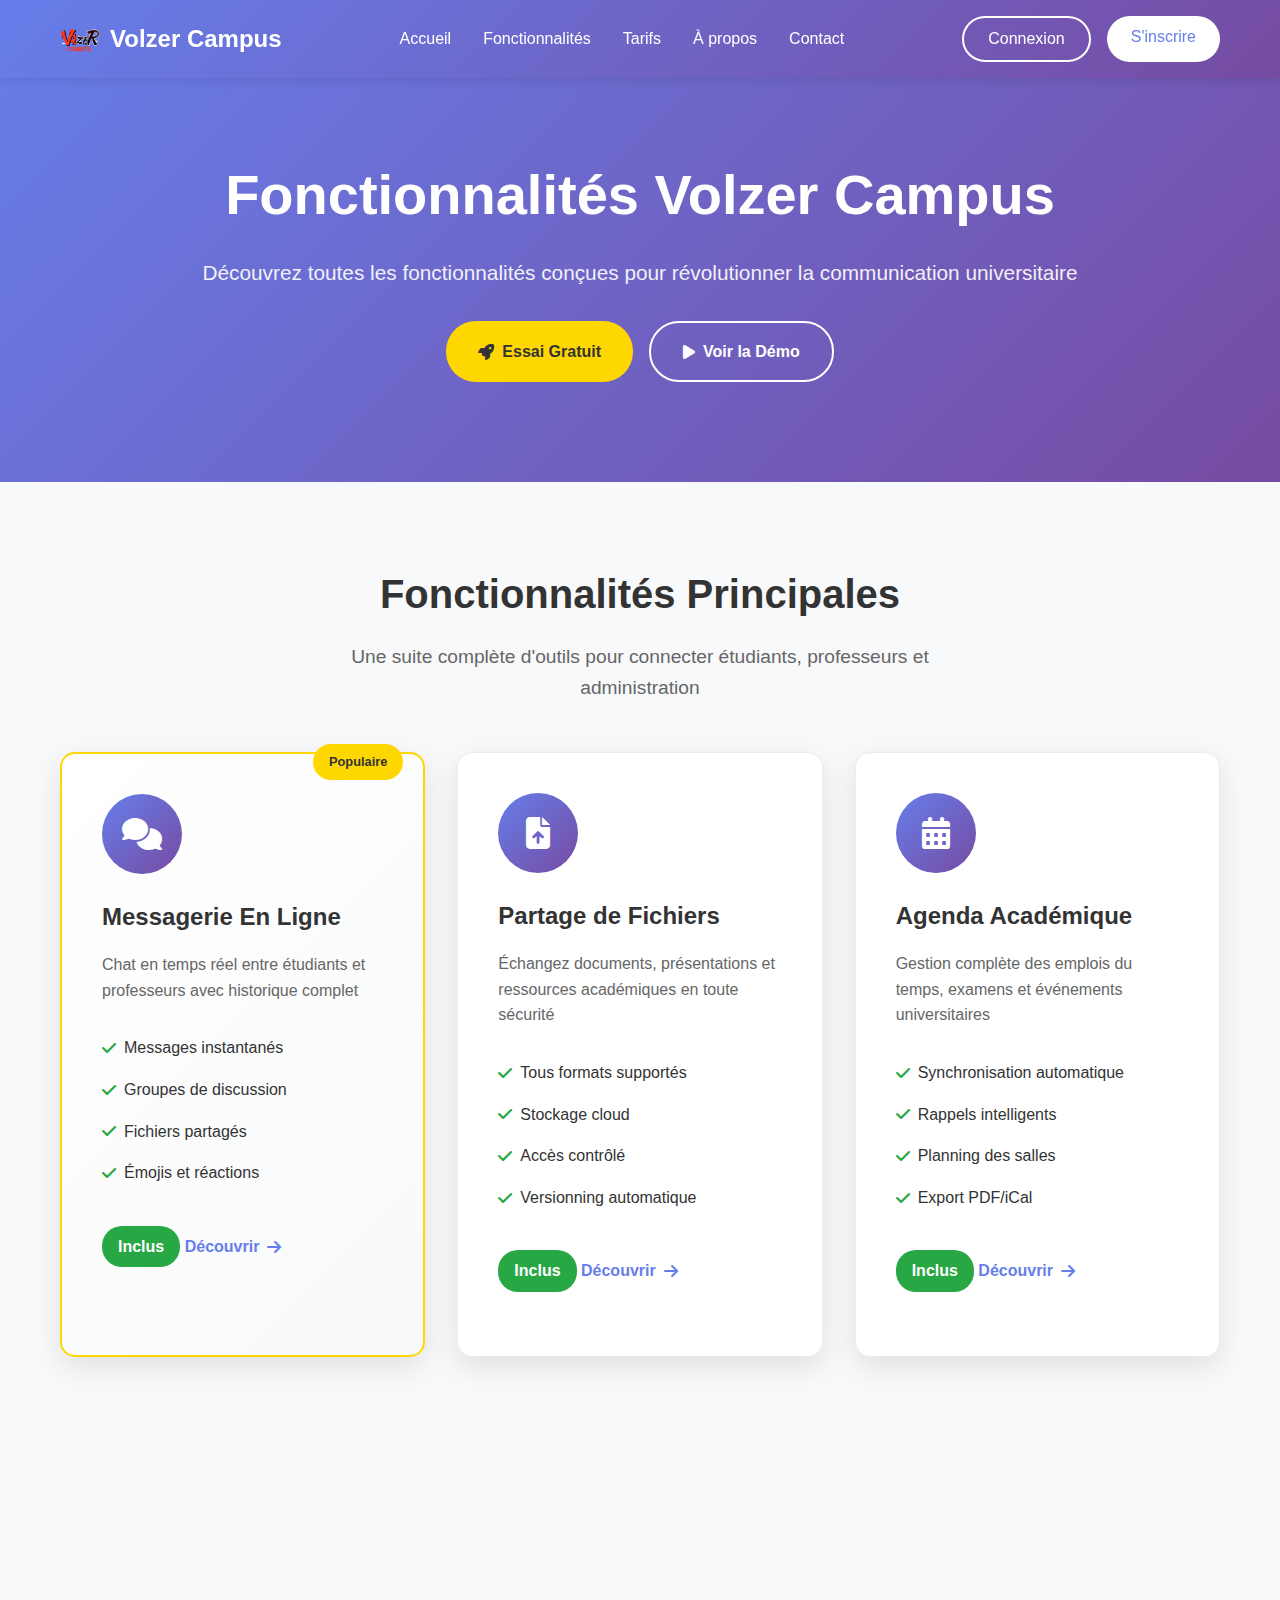
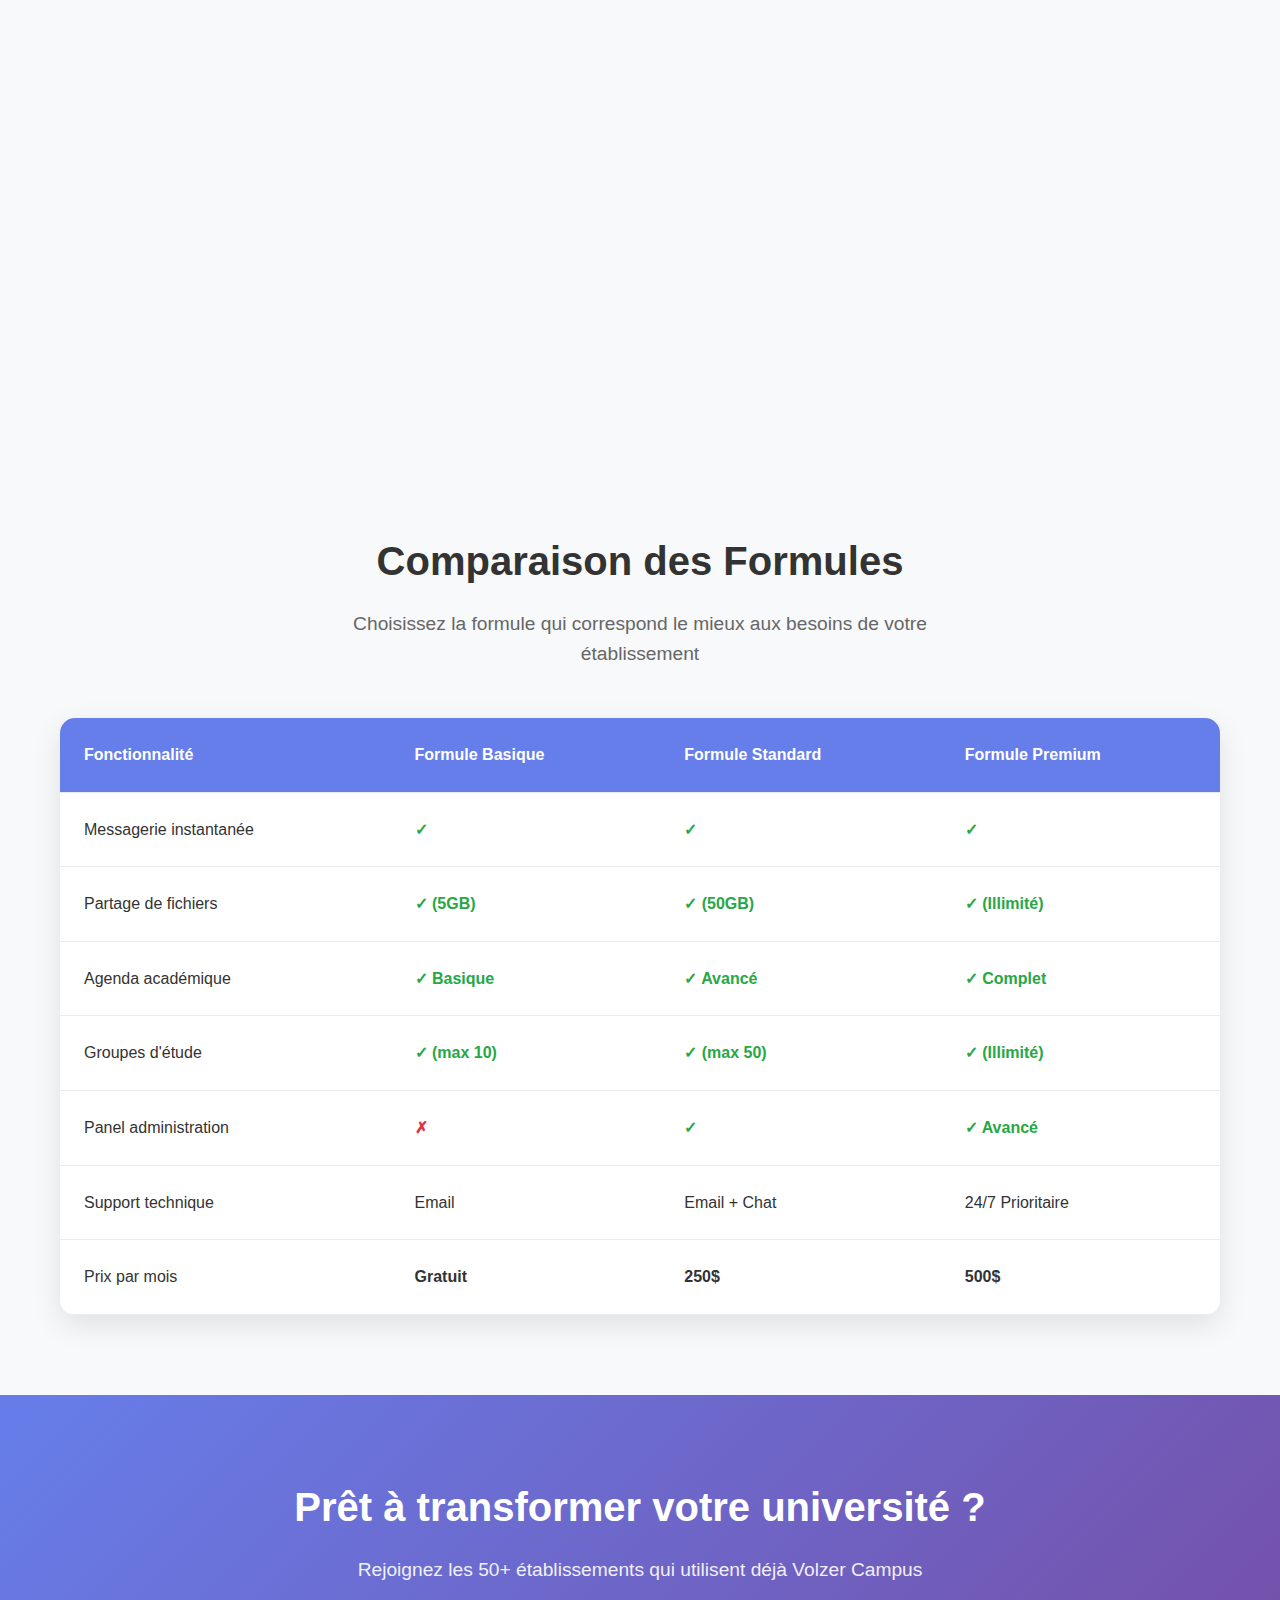
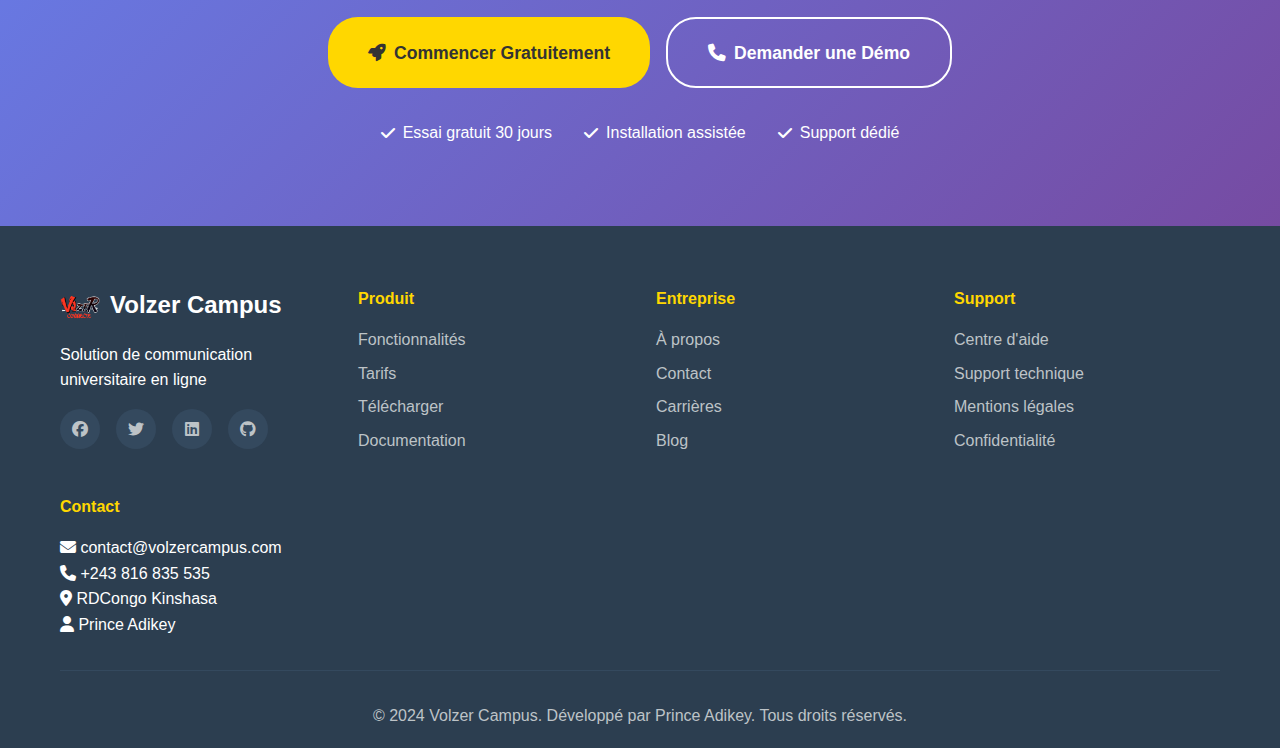
<file: fonctionnalites.html>
<!DOCTYPE html>
<html lang="fr">
<head>
    <meta charset="UTF-8">
    <meta name="viewport" content="width=device-width, initial-scale=1.0">
    <title>Fonctionnalités - Volzer Campus</title>
    <link rel="stylesheet" href="https://cdnjs.cloudflare.com/ajax/libs/font-awesome/6.4.0/css/all.min.css">
    <style>
        /* RESET ET BASE */
        * {
            margin: 0;
            padding: 0;
            box-sizing: border-box;
        }

        body {
            font-family: 'Segoe UI', Tahoma, Geneva, Verdana, sans-serif;
            line-height: 1.6;
            color: #333;
            background: #f8f9fa;
        }

        .container {
            max-width: 1200px;
            margin: 0 auto;
            padding: 0 20px;
        }

        /* HEADER */
        .main-header {
            background: linear-gradient(135deg, #667eea 0%, #764ba2 100%);
            color: white;
            padding: 1rem 0;
            position: fixed;
            width: 100%;
            top: 0;
            z-index: 1000;
            box-shadow: 0 2px 10px rgba(0,0,0,0.1);
        }

        .header-content {
            display: flex;
            justify-content: space-between;
            align-items: center;
        }

        .logo {
            display: flex;
            align-items: center;
            gap: 10px;
        }

        .logo img {
            height: 40px;
            width: auto;
        }

        .logo span {
            font-size: 1.5rem;
            font-weight: bold;
        }

        .main-nav {
            display: flex;
            gap: 2rem;
        }

        .nav-link {
            color: white;
            text-decoration: none;
            font-weight: 500;
            transition: color 0.3s ease;
        }

        .nav-link:hover {
            color: #ffd700;
        }

        .header-actions {
            display: flex;
            gap: 1rem;
        }

        .btn-login, .btn-register {
            padding: 0.5rem 1.5rem;
            border-radius: 25px;
            text-decoration: none;
            font-weight: 500;
            transition: all 0.3s ease;
        }

        .btn-login {
            color: white;
            border: 2px solid white;
        }

        .btn-register {
            background: white;
            color: #667eea;
        }

        .btn-login:hover {
            background: white;
            color: #667eea;
        }

        .btn-register:hover {
            background: #ffd700;
            color: #333;
        }

        /* HERO SECTION */
        .hero {
            background: linear-gradient(135deg, #667eea 0%, #764ba2 100%);
            color: white;
            padding: 150px 0 100px;
            text-align: center;
            position: relative;
            overflow: hidden;
        }

        .hero-title {
            font-size: 3.5rem;
            margin-bottom: 1rem;
            font-weight: 700;
        }

        .hero-subtitle {
            font-size: 1.3rem;
            margin-bottom: 2rem;
            opacity: 0.9;
        }

        .hero-buttons {
            display: flex;
            gap: 1rem;
            justify-content: center;
            flex-wrap: wrap;
        }

        .btn {
            padding: 1rem 2rem;
            border-radius: 30px;
            text-decoration: none;
            font-weight: 600;
            transition: all 0.3s ease;
            display: inline-flex;
            align-items: center;
            gap: 0.5rem;
        }

        .btn-primary {
            background: #ffd700;
            color: #333;
        }

        .btn-secondary {
            background: transparent;
            color: white;
            border: 2px solid white;
        }

        .btn-primary:hover {
            background: #ffed4a;
            transform: translateY(-2px);
        }

        .btn-secondary:hover {
            background: white;
            color: #667eea;
        }

        /* FEATURES GRID */
        .features-section {
            padding: 80px 0;
        }

        .section-title {
            text-align: center;
            font-size: 2.5rem;
            margin-bottom: 1rem;
            color: #333;
        }

        .section-subtitle {
            text-align: center;
            font-size: 1.2rem;
            color: #666;
            margin-bottom: 3rem;
            max-width: 600px;
            margin-left: auto;
            margin-right: auto;
        }

        .features-grid {
            display: grid;
            grid-template-columns: repeat(auto-fit, minmax(350px, 1fr));
            gap: 2rem;
            margin-top: 3rem;
        }

        .feature-card {
            background: white;
            padding: 2.5rem;
            border-radius: 15px;
            box-shadow: 0 10px 30px rgba(0,0,0,0.1);
            transition: all 0.3s ease;
            position: relative;
            border: 1px solid #e9ecef;
        }

        .feature-card:hover {
            transform: translateY(-10px);
            box-shadow: 0 20px 40px rgba(0,0,0,0.15);
        }

        .feature-card.featured {
            border: 2px solid #ffd700;
            background: linear-gradient(135deg, #fff 0%, #f8f9fa 100%);
        }

        .feature-badge {
            position: absolute;
            top: -10px;
            right: 20px;
            background: #ffd700;
            color: #333;
            padding: 0.5rem 1rem;
            border-radius: 20px;
            font-weight: 600;
            font-size: 0.8rem;
        }

        .feature-icon {
            width: 80px;
            height: 80px;
            background: linear-gradient(135deg, #667eea 0%, #764ba2 100%);
            border-radius: 50%;
            display: flex;
            align-items: center;
            justify-content: center;
            margin-bottom: 1.5rem;
        }

        .feature-icon i {
            font-size: 2rem;
            color: white;
        }

        .feature-card h3 {
            font-size: 1.5rem;
            margin-bottom: 1rem;
            color: #333;
        }

        .feature-card p {
            color: #666;
            margin-bottom: 1.5rem;
            line-height: 1.6;
        }

        .feature-list {
            list-style: none;
            margin-bottom: 2rem;
        }

        .feature-list li {
            padding: 0.5rem 0;
            display: flex;
            align-items: center;
            gap: 0.5rem;
        }

        .feature-list i {
            color: #28a745;
        }

        .price {
            display: inline-block;
            background: #28a745;
            color: white;
            padding: 0.5rem 1rem;
            border-radius: 20px;
            font-weight: 600;
            margin-bottom: 1.5rem;
        }

        .btn-feature {
            display: inline-flex;
            align-items: center;
            gap: 0.5rem;
            color: #667eea;
            text-decoration: none;
            font-weight: 600;
            transition: all 0.3s ease;
        }

        .btn-feature:hover {
            gap: 1rem;
            color: #764ba2;
        }

        /* COMPARISON TABLE */
        .comparison {
            padding: 80px 0;
            background: #f8f9fa;
        }

        .comparison-table {
            background: white;
            border-radius: 15px;
            overflow: hidden;
            box-shadow: 0 10px 30px rgba(0,0,0,0.1);
            margin-top: 3rem;
        }

        table {
            width: 100%;
            border-collapse: collapse;
        }

        th, td {
            padding: 1.5rem;
            text-align: left;
            border-bottom: 1px solid #e9ecef;
        }

        th {
            background: #667eea;
            color: white;
            font-weight: 600;
        }

        tr:hover {
            background: #f8f9fa;
        }

        .check {
            color: #28a745;
            font-weight: bold;
        }

        .cross {
            color: #dc3545;
            font-weight: bold;
        }

        /* CTA SECTION */
        .cta {
            background: linear-gradient(135deg, #667eea 0%, #764ba2 100%);
            color: white;
            padding: 80px 0;
            text-align: center;
        }

        .cta h2 {
            font-size: 2.5rem;
            margin-bottom: 1rem;
        }

        .cta p {
            font-size: 1.2rem;
            margin-bottom: 2rem;
            opacity: 0.9;
        }

        .cta-buttons {
            display: flex;
            gap: 1rem;
            justify-content: center;
            flex-wrap: wrap;
            margin-bottom: 2rem;
        }

        .btn-large {
            padding: 1.2rem 2.5rem;
            font-size: 1.1rem;
        }

        .btn-outline {
            background: transparent;
            color: white;
            border: 2px solid white;
        }

        .btn-outline:hover {
            background: white;
            color: #667eea;
        }

        .cta-features {
            display: flex;
            justify-content: center;
            gap: 2rem;
            flex-wrap: wrap;
        }

        .cta-feature {
            display: flex;
            align-items: center;
            gap: 0.5rem;
        }

        /* FOOTER */
        .main-footer {
            background: #2c3e50;
            color: white;
            padding: 60px 0 20px;
        }

        .footer-content {
            display: grid;
            grid-template-columns: repeat(auto-fit, minmax(250px, 1fr));
            gap: 2rem;
            margin-bottom: 2rem;
        }

        .footer-section h4 {
            margin-bottom: 1rem;
            color: #ffd700;
        }

        .footer-section a {
            display: block;
            color: #bdc3c7;
            text-decoration: none;
            margin-bottom: 0.5rem;
            transition: color 0.3s ease;
        }

        .footer-section a:hover {
            color: #ffd700;
        }

        .footer-logo {
            display: flex;
            align-items: center;
            gap: 10px;
            margin-bottom: 1rem;
        }

        .footer-logo img {
            height: 40px;
            width: auto;
        }

        .footer-logo span {
            font-size: 1.5rem;
            font-weight: bold;
        }

        .footer-social {
            display: flex;
            gap: 1rem;
            margin-top: 1rem;
        }

        .footer-social a {
            width: 40px;
            height: 40px;
            background: #34495e;
            border-radius: 50%;
            display: flex;
            align-items: center;
            justify-content: center;
            transition: all 0.3s ease;
        }

        .footer-social a:hover {
            background: #ffd700;
            color: #333;
            transform: translateY(-3px);
        }

        .footer-bottom {
            text-align: center;
            padding-top: 2rem;
            border-top: 1px solid #34495e;
            color: #bdc3c7;
        }

        /* RESPONSIVE */
        @media (max-width: 768px) {
            .hero-title {
                font-size: 2.5rem;
            }
            
            .section-title {
                font-size: 2rem;
            }
            
            .features-grid {
                grid-template-columns: 1fr;
            }
            
            .main-nav {
                display: none;
            }
            
            .header-actions {
                display: none;
            }
        }
    </style>
</head>
<body>
    <!-- Header -->
    <header class="main-header">
        <div class="container">
            <div class="header-content">
                <div class="logo">
                    <img src="/images/logo.png" alt="Volzer Campus">
                    <span>Volzer Campus</span>
                </div>
                <nav class="main-nav">
                    <a href="/accueil" class="nav-link">Accueil</a>
                    <a href="/fonctionnalites" class="nav-link active">Fonctionnalités</a>
                    <a href="/tarifs" class="nav-link">Tarifs</a>
                    <a href="/about" class="nav-link">À propos</a>
                    <a href="/contact" class="nav-link">Contact</a>
                </nav>
                <div class="header-actions">
                    <a href="/login" class="btn-login">Connexion</a>
                    <a href="/register" class="btn-register">S'inscrire</a>
                </div>
            </div>
        </div>
    </header>

    <!-- Hero Section -->
    <section class="hero">
        <div class="container">
            <div class="hero-content">
                <h1 class="hero-title">Fonctionnalités Volzer Campus</h1>
                <p class="hero-subtitle">
                    Découvrez toutes les fonctionnalités conçues pour révolutionner la communication universitaire
                </p>
                <div class="hero-buttons">
                    <a href="/register" class="btn btn-primary">
                        <i class="fas fa-rocket"></i>
                        Essai Gratuit
                    </a>
                    <a href="/demo" class="btn btn-secondary">
                        <i class="fas fa-play"></i>
                        Voir la Démo
                    </a>
                </div>
            </div>
        </div>
    </section>

    <!-- Features Grid -->
    <section class="features-section">
        <div class="container">
            <h2 class="section-title">Fonctionnalités Principales</h2>
            <p class="section-subtitle">
                Une suite complète d'outils pour connecter étudiants, professeurs et administration
            </p>

            <div class="features-grid">
                <!-- Messagerie -->
                <div class="feature-card featured">
                    <div class="feature-badge">Populaire</div>
                    <div class="feature-icon">
                        <i class="fas fa-comments"></i>
                    </div>
                    <h3>Messagerie En Ligne</h3>
                    <p>Chat en temps réel entre étudiants et professeurs avec historique complet</p>
                    <ul class="feature-list">
                        <li><i class="fas fa-check"></i> Messages instantanés</li>
                        <li><i class="fas fa-check"></i> Groupes de discussion</li>
                        <li><i class="fas fa-check"></i> Fichiers partagés</li>
                        <li><i class="fas fa-check"></i> Émojis et réactions</li>
                    </ul>
                    <span class="price">Inclus</span>
                    <a href="/messagerie" class="btn-feature">
                        <span>Découvrir</span>
                        <i class="fas fa-arrow-right"></i>
                    </a>
                </div>

                <!-- Partage de fichiers -->
                <div class="feature-card">
                    <div class="feature-icon">
                        <i class="fas fa-file-upload"></i>
                    </div>
                    <h3>Partage de Fichiers</h3>
                    <p>Échangez documents, présentations et ressources académiques en toute sécurité</p>
                    <ul class="feature-list">
                        <li><i class="fas fa-check"></i> Tous formats supportés</li>
                        <li><i class="fas fa-check"></i> Stockage cloud</li>
                        <li><i class="fas fa-check"></i> Accès contrôlé</li>
                        <li><i class="fas fa-check"></i> Versionning automatique</li>
                    </ul>
                    <span class="price">Inclus</span>
                    <a href="/ressources" class="btn-feature">
                        <span>Découvrir</span>
                        <i class="fas fa-arrow-right"></i>
                    </a>
                </div>

                <!-- Agenda -->
                <div class="feature-card">
                    <div class="feature-icon">
                        <i class="fas fa-calendar-alt"></i>
                    </div>
                    <h3>Agenda Académique</h3>
                    <p>Gestion complète des emplois du temps, examens et événements universitaires</p>
                    <ul class="feature-list">
                        <li><i class="fas fa-check"></i> Synchronisation automatique</li>
                        <li><i class="fas fa-check"></i> Rappels intelligents</li>
                        <li><i class="fas fa-check"></i> Planning des salles</li>
                        <li><i class="fas fa-check"></i> Export PDF/iCal</li>
                    </ul>
                    <span class="price">Inclus</span>
                    <a href="/agenda" class="btn-feature">
                        <span>Découvrir</span>
                        <i class="fas fa-arrow-right"></i>
                    </a>
                </div>

                <!-- Annonces -->
                <div class="feature-card">
                    <div class="feature-icon">
                        <i class="fas fa-bullhorn"></i>
                    </div>
                    <h3>Annonces & Alertes</h3>
                    <p>Diffusion d'informations importantes et alertes urgentes à toute l'université</p>
                    <ul class="feature-list">
                        <li><i class="fas fa-check"></i> Notifications push</li>
                        <li><i class="fas fa-check"></i> Ciblage par filière</li>
                        <li><i class="fas fa-check"></i> Alertes urgentes</li>
                        <li><i class="fas fa-check"></i> Historique complet</li>
                    </ul>
                    <span class="price">Inclus</span>
                    <a href="/annonces" class="btn-feature">
                        <span>Découvrir</span>
                        <i class="fas fa-arrow-right"></i>
                    </a>
                </div>

                <!-- Groupes -->
                <div class="feature-card">
                    <div class="feature-icon">
                        <i class="fas fa-users"></i>
                    </div>
                    <h3>Groupes d'Étude</h3>
                    <p>Créez et gérez des groupes de travail pour projets et révisions</p>
                    <ul class="feature-list">
                        <li><i class="fas fa-check"></i> Groupes privés/publics</li>
                        <li><i class="fas fa-check"></i> Outils collaboratifs</li>
                        <li><i class="fas fa-check"></i> Partage de ressources</li>
                        <li><i class="fas fa-check"></i> Calendrier partagé</li>
                    </ul>
                    <span class="price">Inclus</span>
                    <a href="/groupes" class="btn-feature">
                        <span>Découvrir</span>
                        <i class="fas fa-arrow-right"></i>
                    </a>
                </div>

                <!-- Administration -->
                <div class="feature-card">
                    <div class="feature-icon">
                        <i class="fas fa-user-shield"></i>
                    </div>
                    <h3>Panel Administration</h3>
                    <p>Outils de gestion complets pour administrateurs et responsables</p>
                    <ul class="feature-list">
                        <li><i class="fas fa-check"></i> Gestion des utilisateurs</li>
                        <li><i class="fas fa-check"></i> Statistiques détaillées</li>
                        <li><i class="fas fa-check"></i> Modération de contenu</li>
                        <li><i class="fas fa-check"></i> Rapports automatiques</li>
                    </ul>
                    <span class="price">Inclus</span>
                    <a href="/admin" class="btn-feature">
                        <span>Découvrir</span>
                        <i class="fas fa-arrow-right"></i>
                    </a>
                </div>
            </div>
        </div>
    </section>

    <!-- Comparison Table -->
    <section class="comparison">
        <div class="container">
            <h2 class="section-title">Comparaison des Formules</h2>
            <p class="section-subtitle">
                Choisissez la formule qui correspond le mieux aux besoins de votre établissement
            </p>

            <div class="comparison-table">
                <table>
                    <thead>
                        <tr>
                            <th>Fonctionnalité</th>
                            <th>Formule Basique</th>
                            <th>Formule Standard</th>
                            <th>Formule Premium</th>
                        </tr>
                    </thead>
                    <tbody>
                        <tr>
                            <td>Messagerie instantanée</td>
                            <td class="check">✓</td>
                            <td class="check">✓</td>
                            <td class="check">✓</td>
                        </tr>
                        <tr>
                            <td>Partage de fichiers</td>
                            <td class="check">✓ (5GB)</td>
                            <td class="check">✓ (50GB)</td>
                            <td class="check">✓ (Illimité)</td>
                        </tr>
                        <tr>
                            <td>Agenda académique</td>
                            <td class="check">✓ Basique</td>
                            <td class="check">✓ Avancé</td>
                            <td class="check">✓ Complet</td>
                        </tr>
                        <tr>
                            <td>Groupes d'étude</td>
                            <td class="check">✓ (max 10)</td>
                            <td class="check">✓ (max 50)</td>
                            <td class="check">✓ (Illimité)</td>
                        </tr>
                        <tr>
                            <td>Panel administration</td>
                            <td class="cross">✗</td>
                            <td class="check">✓</td>
                            <td class="check">✓ Avancé</td>
                        </tr>
                        <tr>
                            <td>Support technique</td>
                            <td>Email</td>
                            <td>Email + Chat</td>
                            <td>24/7 Prioritaire</td>
                        </tr>
                        <tr>
                            <td>Prix par mois</td>
                            <td><strong>Gratuit</strong></td>
                            <td><strong>250$</strong></td>
                            <td><strong>500$</strong></td>
                        </tr>
                    </tbody>
                </table>
            </div>
        </div>
    </section>

    <!-- CTA Section -->
    <section class="cta">
        <div class="container">
            <div class="cta-content">
                <h2>Prêt à transformer votre université ?</h2>
                <p>Rejoignez les 50+ établissements qui utilisent déjà Volzer Campus</p>
                <div class="cta-buttons">
                    <a href="/register" class="btn btn-primary btn-large">
                        <i class="fas fa-rocket"></i>
                        Commencer Gratuitement
                    </a>
                    <a href="/contact" class="btn btn-outline btn-large">
                        <i class="fas fa-phone"></i>
                        Demander une Démo
                    </a>
                </div>
                <div class="cta-features">
                    <div class="cta-feature">
                        <i class="fas fa-check"></i>
                        <span>Essai gratuit 30 jours</span>
                    </div>
                    <div class="cta-feature">
                        <i class="fas fa-check"></i>
                        <span>Installation assistée</span>
                    </div>
                    <div class="cta-feature">
                        <i class="fas fa-check"></i>
                        <span>Support dédié</span>
                    </div>
                </div>
            </div>
        </div>
    </section>

    <!-- Footer -->
    <footer class="main-footer">
        <div class="container">
            <div class="footer-content">
                <div class="footer-section">
                    <div class="footer-logo">
                        <img src="/images/logo.png" alt="Volzer Campus">
                        <span>Volzer Campus</span>
                    </div>
                    <p>Solution de communication universitaire en ligne</p>
                    <div class="footer-social">
                        <a href="#"><i class="fab fa-facebook"></i></a>
                        <a href="#"><i class="fab fa-twitter"></i></a>
                        <a href="#"><i class="fab fa-linkedin"></i></a>
                        <a href="#"><i class="fab fa-github"></i></a>
                    </div>
                </div>

                <div class="footer-section">
                    <h4>Produit</h4>
                    <a href="/fonctionnalites">Fonctionnalités</a>
                    <a href="/tarifs">Tarifs</a>
                    <a href="/telecharger">Télécharger</a>
                    <a href="/documentation">Documentation</a>
                </div>

                <div class="footer-section">
                    <h4>Entreprise</h4>
                    <a href="/about">À propos</a>
                    <a href="/contact">Contact</a>
                    <a href="/carrieres">Carrières</a>
                    <a href="/blog">Blog</a>
                </div>

                <div class="footer-section">
                    <h4>Support</h4>
                    <a href="/aide">Centre d'aide</a>
                    <a href="/contact">Support technique</a>
                    <a href="/mentions">Mentions légales</a>
                    <a href="/confidentialite">Confidentialité</a>
                </div>

                <div class="footer-section">
                    <h4>Contact</h4>
                    <p><i class="fas fa-envelope"></i> contact@volzercampus.com</p>
                    <p><i class="fas fa-phone"></i> +243 816 835 535</p>
                    <p><i class="fas fa-map-marker-alt"></i> RDCongo Kinshasa</p>
                    <p><i class="fas fa-user"></i> Prince Adikey</p>
                </div>
            </div>

            <div class="footer-bottom">
                <p>
                    &copy; 2024 Volzer Campus. Développé par Prince Adikey. Tous droits réservés.
                </p>
            </div>
        </div>
    </footer>

    <script>
        // Animation simple au scroll
        document.addEventListener('DOMContentLoaded', function() {
            const featureCards = document.querySelectorAll('.feature-card');
            
            const observer = new IntersectionObserver((entries) => {
                entries.forEach(entry => {
                    if (entry.isIntersecting) {
                        entry.target.style.opacity = '1';
                        entry.target.style.transform = 'translateY(0)';
                    }
                });
            }, { threshold: 0.1 });

            featureCards.forEach(card => {
                card.style.opacity = '0';
                card.style.transform = 'translateY(30px)';
                card.style.transition = 'all 0.6s ease';
                observer.observe(card);
            });
        });
    </script>
</body>
</html>
</file>
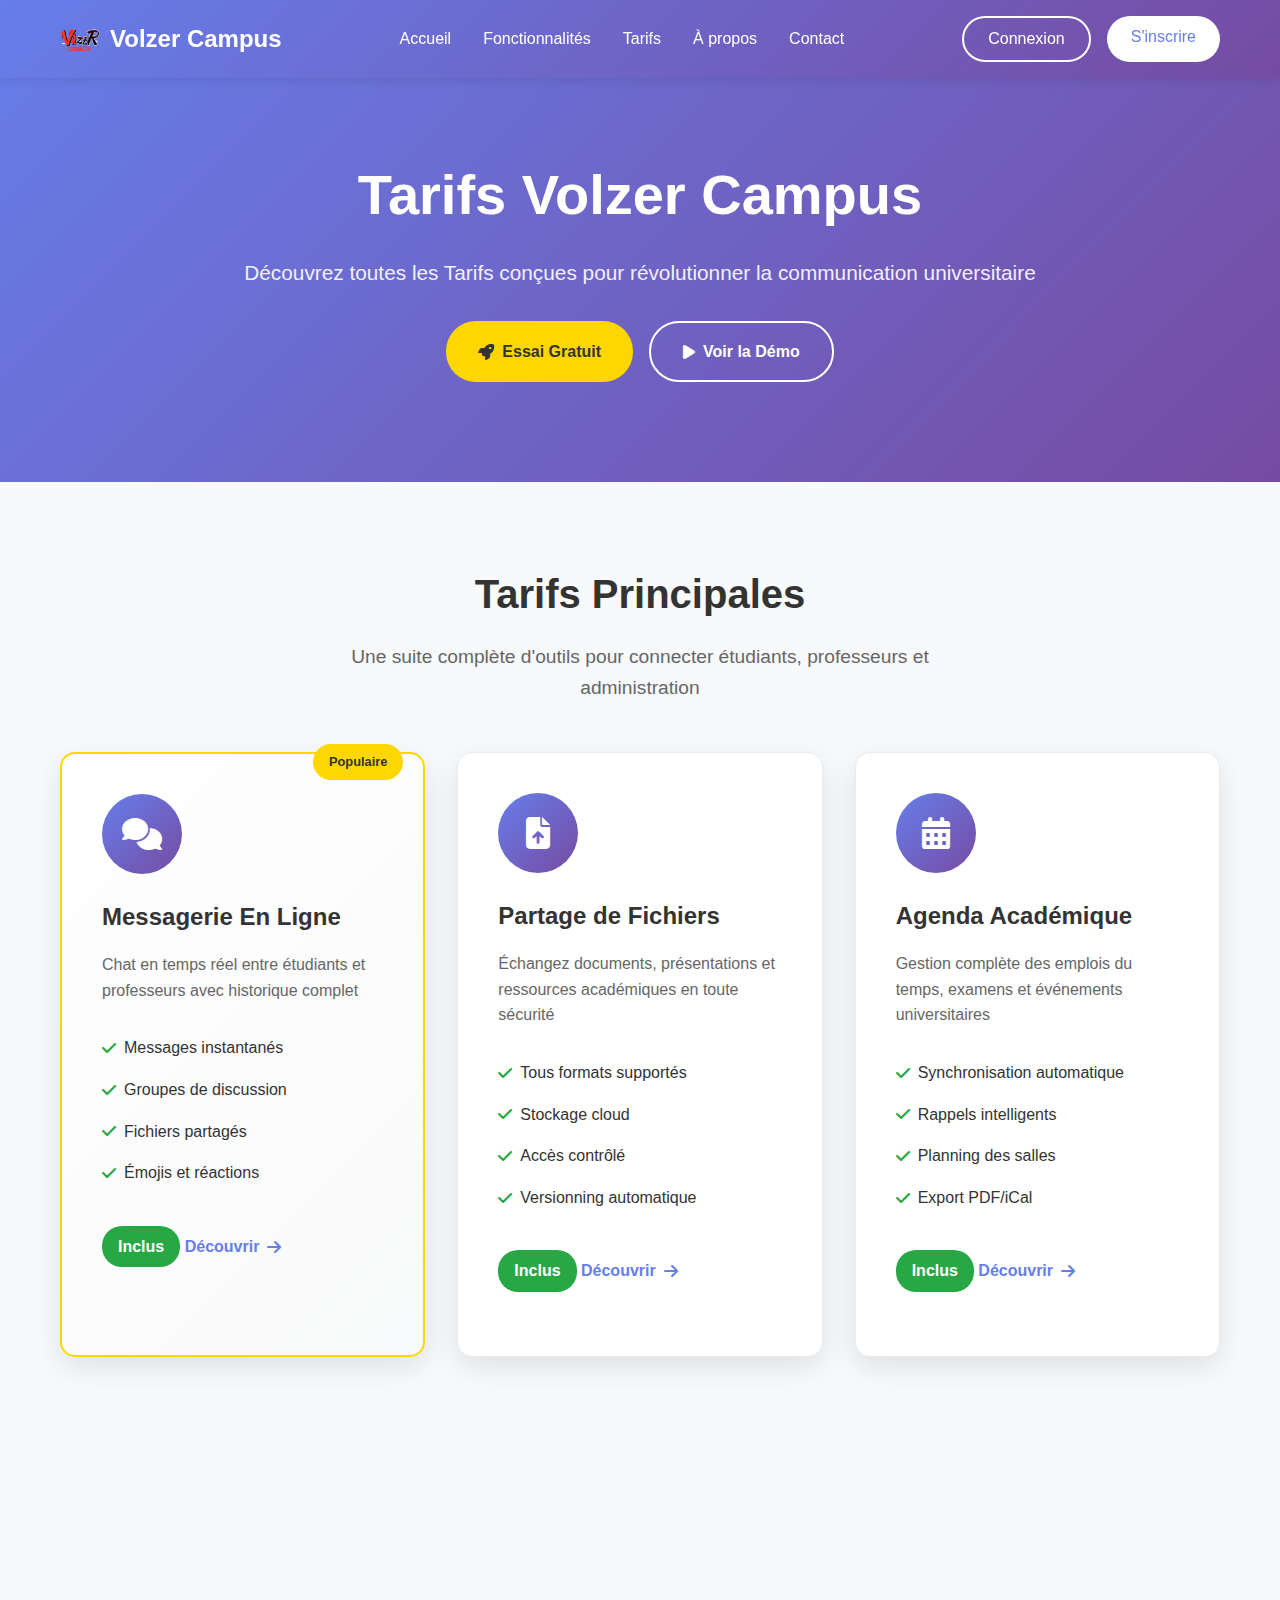
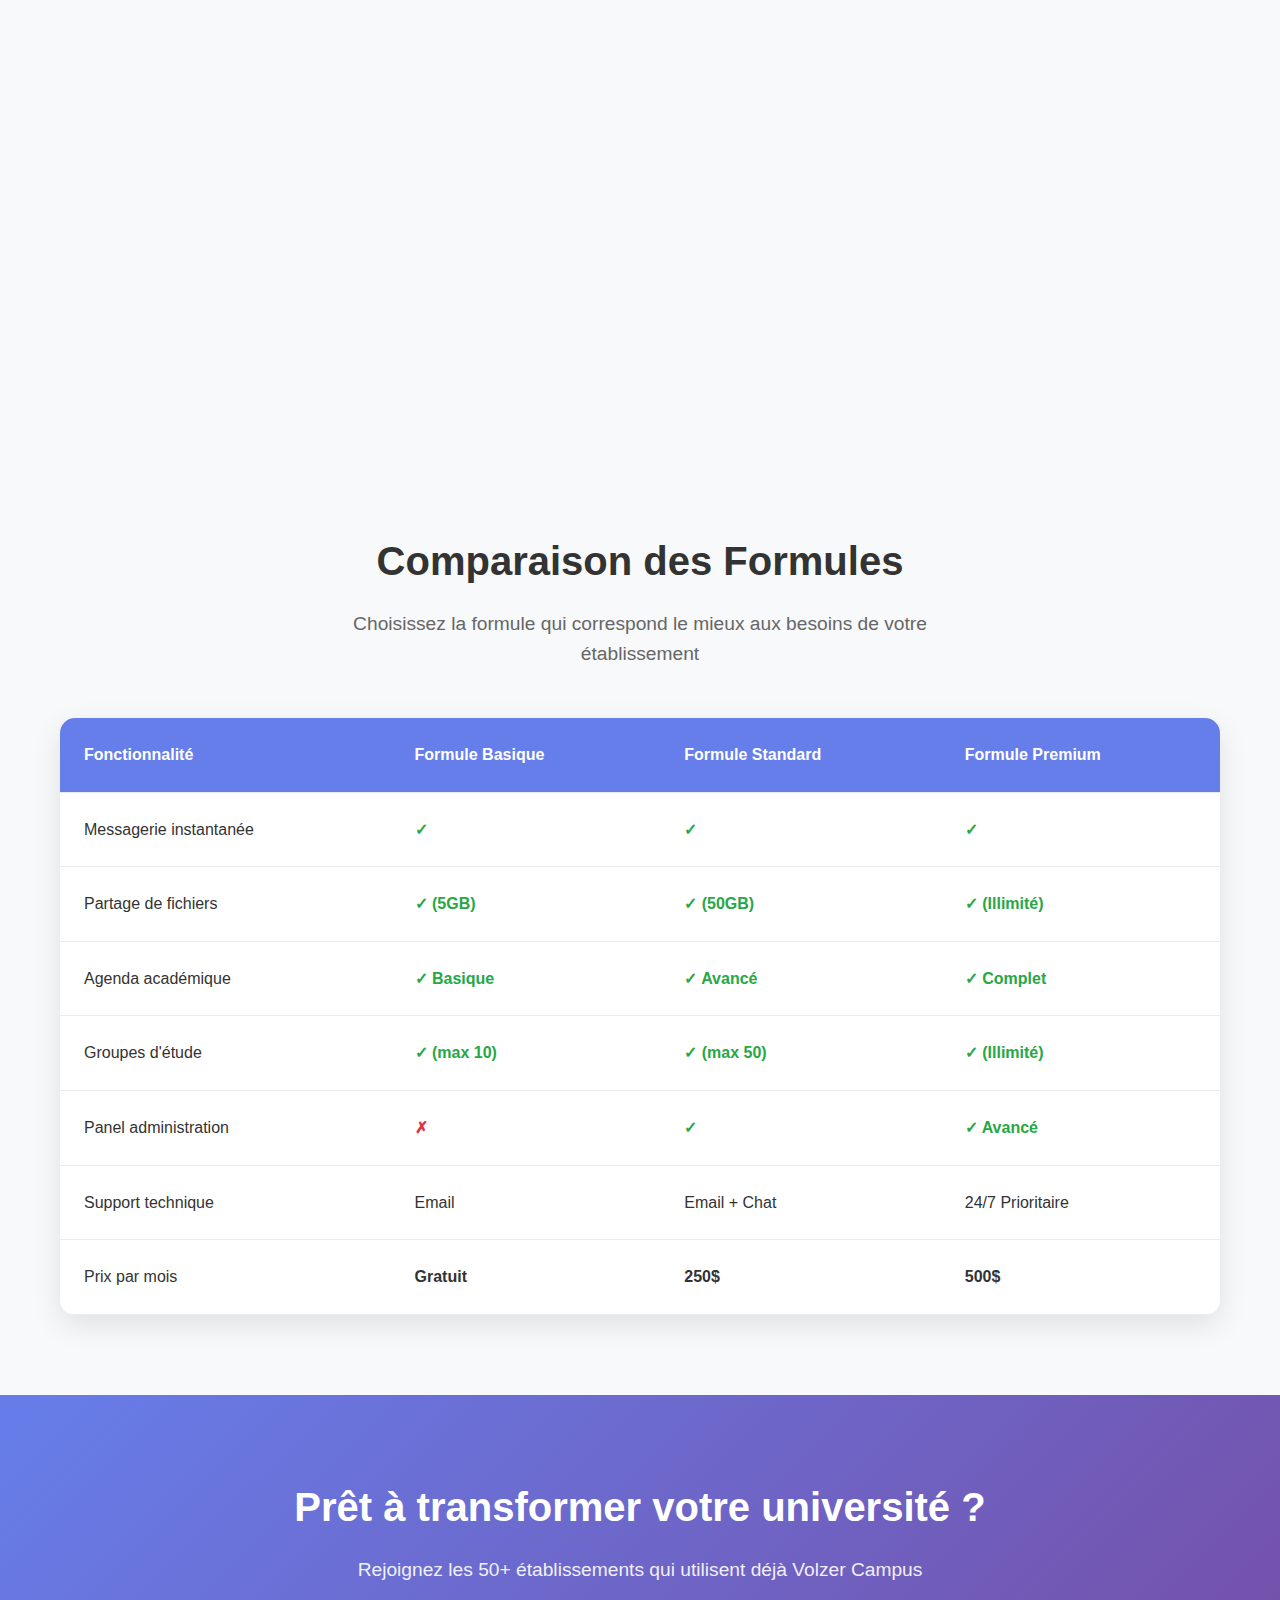
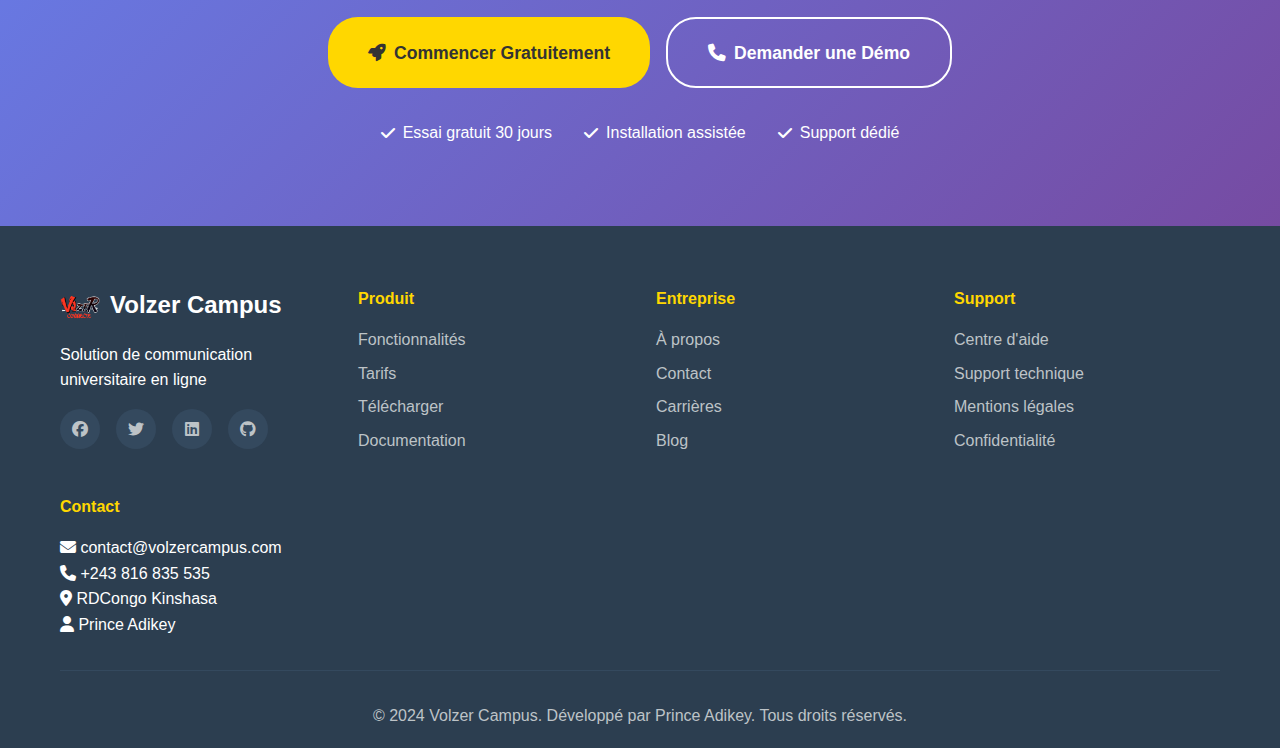
<file: tarifs.html>
<!DOCTYPE html>
<html lang="fr">
<head>
    <meta charset="UTF-8">
    <meta name="viewport" content="width=device-width, initial-scale=1.0">
    <title>Tarifs - Volzer Campus</title>
    <link rel="stylesheet" href="https://cdnjs.cloudflare.com/ajax/libs/font-awesome/6.4.0/css/all.min.css">
    <style>
        /* RESET ET BASE */
        * {
            margin: 0;
            padding: 0;
            box-sizing: border-box;
        }

        body {
            font-family: 'Segoe UI', Tahoma, Geneva, Verdana, sans-serif;
            line-height: 1.6;
            color: #333;
            background: #f8f9fa;
        }

        .container {
            max-width: 1200px;
            margin: 0 auto;
            padding: 0 20px;
        }

        /* HEADER */
        .main-header {
            background: linear-gradient(135deg, #667eea 0%, #764ba2 100%);
            color: white;
            padding: 1rem 0;
            position: fixed;
            width: 100%;
            top: 0;
            z-index: 1000;
            box-shadow: 0 2px 10px rgba(0,0,0,0.1);
        }

        .header-content {
            display: flex;
            justify-content: space-between;
            align-items: center;
        }

        .logo {
            display: flex;
            align-items: center;
            gap: 10px;
        }

        .logo img {
            height: 40px;
            width: auto;
        }

        .logo span {
            font-size: 1.5rem;
            font-weight: bold;
        }

        .main-nav {
            display: flex;
            gap: 2rem;
        }

        .nav-link {
            color: white;
            text-decoration: none;
            font-weight: 500;
            transition: color 0.3s ease;
        }

        .nav-link:hover {
            color: #ffd700;
        }

        .header-actions {
            display: flex;
            gap: 1rem;
        }

        .btn-login, .btn-register {
            padding: 0.5rem 1.5rem;
            border-radius: 25px;
            text-decoration: none;
            font-weight: 500;
            transition: all 0.3s ease;
        }

        .btn-login {
            color: white;
            border: 2px solid white;
        }

        .btn-register {
            background: white;
            color: #667eea;
        }

        .btn-login:hover {
            background: white;
            color: #667eea;
        }

        .btn-register:hover {
            background: #ffd700;
            color: #333;
        }

        /* HERO SECTION */
        .hero {
            background: linear-gradient(135deg, #667eea 0%, #764ba2 100%);
            color: white;
            padding: 150px 0 100px;
            text-align: center;
            position: relative;
            overflow: hidden;
        }

        .hero-title {
            font-size: 3.5rem;
            margin-bottom: 1rem;
            font-weight: 700;
        }

        .hero-subtitle {
            font-size: 1.3rem;
            margin-bottom: 2rem;
            opacity: 0.9;
        }

        .hero-buttons {
            display: flex;
            gap: 1rem;
            justify-content: center;
            flex-wrap: wrap;
        }

        .btn {
            padding: 1rem 2rem;
            border-radius: 30px;
            text-decoration: none;
            font-weight: 600;
            transition: all 0.3s ease;
            display: inline-flex;
            align-items: center;
            gap: 0.5rem;
        }

        .btn-primary {
            background: #ffd700;
            color: #333;
        }

        .btn-secondary {
            background: transparent;
            color: white;
            border: 2px solid white;
        }

        .btn-primary:hover {
            background: #ffed4a;
            transform: translateY(-2px);
        }

        .btn-secondary:hover {
            background: white;
            color: #667eea;
        }

        /* FEATURES GRID */
        .features-section {
            padding: 80px 0;
        }

        .section-title {
            text-align: center;
            font-size: 2.5rem;
            margin-bottom: 1rem;
            color: #333;
        }

        .section-subtitle {
            text-align: center;
            font-size: 1.2rem;
            color: #666;
            margin-bottom: 3rem;
            max-width: 600px;
            margin-left: auto;
            margin-right: auto;
        }

        .features-grid {
            display: grid;
            grid-template-columns: repeat(auto-fit, minmax(350px, 1fr));
            gap: 2rem;
            margin-top: 3rem;
        }

        .feature-card {
            background: white;
            padding: 2.5rem;
            border-radius: 15px;
            box-shadow: 0 10px 30px rgba(0,0,0,0.1);
            transition: all 0.3s ease;
            position: relative;
            border: 1px solid #e9ecef;
        }

        .feature-card:hover {
            transform: translateY(-10px);
            box-shadow: 0 20px 40px rgba(0,0,0,0.15);
        }

        .feature-card.featured {
            border: 2px solid #ffd700;
            background: linear-gradient(135deg, #fff 0%, #f8f9fa 100%);
        }

        .feature-badge {
            position: absolute;
            top: -10px;
            right: 20px;
            background: #ffd700;
            color: #333;
            padding: 0.5rem 1rem;
            border-radius: 20px;
            font-weight: 600;
            font-size: 0.8rem;
        }

        .feature-icon {
            width: 80px;
            height: 80px;
            background: linear-gradient(135deg, #667eea 0%, #764ba2 100%);
            border-radius: 50%;
            display: flex;
            align-items: center;
            justify-content: center;
            margin-bottom: 1.5rem;
        }

        .feature-icon i {
            font-size: 2rem;
            color: white;
        }

        .feature-card h3 {
            font-size: 1.5rem;
            margin-bottom: 1rem;
            color: #333;
        }

        .feature-card p {
            color: #666;
            margin-bottom: 1.5rem;
            line-height: 1.6;
        }

        .feature-list {
            list-style: none;
            margin-bottom: 2rem;
        }

        .feature-list li {
            padding: 0.5rem 0;
            display: flex;
            align-items: center;
            gap: 0.5rem;
        }

        .feature-list i {
            color: #28a745;
        }

        .price {
            display: inline-block;
            background: #28a745;
            color: white;
            padding: 0.5rem 1rem;
            border-radius: 20px;
            font-weight: 600;
            margin-bottom: 1.5rem;
        }

        .btn-feature {
            display: inline-flex;
            align-items: center;
            gap: 0.5rem;
            color: #667eea;
            text-decoration: none;
            font-weight: 600;
            transition: all 0.3s ease;
        }

        .btn-feature:hover {
            gap: 1rem;
            color: #764ba2;
        }

        /* COMPARISON TABLE */
        .comparison {
            padding: 80px 0;
            background: #f8f9fa;
        }

        .comparison-table {
            background: white;
            border-radius: 15px;
            overflow: hidden;
            box-shadow: 0 10px 30px rgba(0,0,0,0.1);
            margin-top: 3rem;
        }

        table {
            width: 100%;
            border-collapse: collapse;
        }

        th, td {
            padding: 1.5rem;
            text-align: left;
            border-bottom: 1px solid #e9ecef;
        }

        th {
            background: #667eea;
            color: white;
            font-weight: 600;
        }

        tr:hover {
            background: #f8f9fa;
        }

        .check {
            color: #28a745;
            font-weight: bold;
        }

        .cross {
            color: #dc3545;
            font-weight: bold;
        }

        /* CTA SECTION */
        .cta {
            background: linear-gradient(135deg, #667eea 0%, #764ba2 100%);
            color: white;
            padding: 80px 0;
            text-align: center;
        }

        .cta h2 {
            font-size: 2.5rem;
            margin-bottom: 1rem;
        }

        .cta p {
            font-size: 1.2rem;
            margin-bottom: 2rem;
            opacity: 0.9;
        }

        .cta-buttons {
            display: flex;
            gap: 1rem;
            justify-content: center;
            flex-wrap: wrap;
            margin-bottom: 2rem;
        }

        .btn-large {
            padding: 1.2rem 2.5rem;
            font-size: 1.1rem;
        }

        .btn-outline {
            background: transparent;
            color: white;
            border: 2px solid white;
        }

        .btn-outline:hover {
            background: white;
            color: #667eea;
        }

        .cta-features {
            display: flex;
            justify-content: center;
            gap: 2rem;
            flex-wrap: wrap;
        }

        .cta-feature {
            display: flex;
            align-items: center;
            gap: 0.5rem;
        }

        /* FOOTER */
        .main-footer {
            background: #2c3e50;
            color: white;
            padding: 60px 0 20px;
        }

        .footer-content {
            display: grid;
            grid-template-columns: repeat(auto-fit, minmax(250px, 1fr));
            gap: 2rem;
            margin-bottom: 2rem;
        }

        .footer-section h4 {
            margin-bottom: 1rem;
            color: #ffd700;
        }

        .footer-section a {
            display: block;
            color: #bdc3c7;
            text-decoration: none;
            margin-bottom: 0.5rem;
            transition: color 0.3s ease;
        }

        .footer-section a:hover {
            color: #ffd700;
        }

        .footer-logo {
            display: flex;
            align-items: center;
            gap: 10px;
            margin-bottom: 1rem;
        }

        .footer-logo img {
            height: 40px;
            width: auto;
        }

        .footer-logo span {
            font-size: 1.5rem;
            font-weight: bold;
        }

        .footer-social {
            display: flex;
            gap: 1rem;
            margin-top: 1rem;
        }

        .footer-social a {
            width: 40px;
            height: 40px;
            background: #34495e;
            border-radius: 50%;
            display: flex;
            align-items: center;
            justify-content: center;
            transition: all 0.3s ease;
        }

        .footer-social a:hover {
            background: #ffd700;
            color: #333;
            transform: translateY(-3px);
        }

        .footer-bottom {
            text-align: center;
            padding-top: 2rem;
            border-top: 1px solid #34495e;
            color: #bdc3c7;
        }

        /* RESPONSIVE */
        @media (max-width: 768px) {
            .hero-title {
                font-size: 2.5rem;
            }
            
            .section-title {
                font-size: 2rem;
            }
            
            .features-grid {
                grid-template-columns: 1fr;
            }
            
            .main-nav {
                display: none;
            }
            
            .header-actions {
                display: none;
            }
        }
    </style>
</head>
<body>
    <!-- Header -->
    <header class="main-header">
        <div class="container">
            <div class="header-content">
                <div class="logo">
                    <img src="/images/logo.png" alt="Volzer Campus">
                    <span>Volzer Campus</span>
                </div>
                <nav class="main-nav">
                    <a href="/accueil" class="nav-link">Accueil</a>
                    <a href="/fonctionnalites" class="nav-link active">Fonctionnalités</a>
                    <a href="/tarifs" class="nav-link">Tarifs</a>
                    <a href="/about" class="nav-link">À propos</a>
                    <a href="/contact" class="nav-link">Contact</a>
                </nav>
                <div class="header-actions">
                    <a href="/login" class="btn-login">Connexion</a>
                    <a href="/register" class="btn-register">S'inscrire</a>
                </div>
            </div>
        </div>
    </header>

    <!-- Hero Section -->
    <section class="hero">
        <div class="container">
            <div class="hero-content">
                <h1 class="hero-title">Tarifs Volzer Campus</h1>
                <p class="hero-subtitle">
                    Découvrez toutes les Tarifs conçues pour révolutionner la communication universitaire
                </p>
                <div class="hero-buttons">
                    <a href="/register" class="btn btn-primary">
                        <i class="fas fa-rocket"></i>
                        Essai Gratuit
                    </a>
                    <a href="/demo" class="btn btn-secondary">
                        <i class="fas fa-play"></i>
                        Voir la Démo
                    </a>
                </div>
            </div>
        </div>
    </section>

    <!-- Features Grid -->
    <section class="features-section">
        <div class="container">
            <h2 class="section-title">Tarifs Principales</h2>
            <p class="section-subtitle">
                Une suite complète d'outils pour connecter étudiants, professeurs et administration
            </p>

            <div class="features-grid">
                <!-- Messagerie -->
                <div class="feature-card featured">
                    <div class="feature-badge">Populaire</div>
                    <div class="feature-icon">
                        <i class="fas fa-comments"></i>
                    </div>
                    <h3>Messagerie En Ligne</h3>
                    <p>Chat en temps réel entre étudiants et professeurs avec historique complet</p>
                    <ul class="feature-list">
                        <li><i class="fas fa-check"></i> Messages instantanés</li>
                        <li><i class="fas fa-check"></i> Groupes de discussion</li>
                        <li><i class="fas fa-check"></i> Fichiers partagés</li>
                        <li><i class="fas fa-check"></i> Émojis et réactions</li>
                    </ul>
                    <span class="price">Inclus</span>
                    <a href="/messagerie" class="btn-feature">
                        <span>Découvrir</span>
                        <i class="fas fa-arrow-right"></i>
                    </a>
                </div>

                <!-- Partage de fichiers -->
                <div class="feature-card">
                    <div class="feature-icon">
                        <i class="fas fa-file-upload"></i>
                    </div>
                    <h3>Partage de Fichiers</h3>
                    <p>Échangez documents, présentations et ressources académiques en toute sécurité</p>
                    <ul class="feature-list">
                        <li><i class="fas fa-check"></i> Tous formats supportés</li>
                        <li><i class="fas fa-check"></i> Stockage cloud</li>
                        <li><i class="fas fa-check"></i> Accès contrôlé</li>
                        <li><i class="fas fa-check"></i> Versionning automatique</li>
                    </ul>
                    <span class="price">Inclus</span>
                    <a href="/ressources" class="btn-feature">
                        <span>Découvrir</span>
                        <i class="fas fa-arrow-right"></i>
                    </a>
                </div>

                <!-- Agenda -->
                <div class="feature-card">
                    <div class="feature-icon">
                        <i class="fas fa-calendar-alt"></i>
                    </div>
                    <h3>Agenda Académique</h3>
                    <p>Gestion complète des emplois du temps, examens et événements universitaires</p>
                    <ul class="feature-list">
                        <li><i class="fas fa-check"></i> Synchronisation automatique</li>
                        <li><i class="fas fa-check"></i> Rappels intelligents</li>
                        <li><i class="fas fa-check"></i> Planning des salles</li>
                        <li><i class="fas fa-check"></i> Export PDF/iCal</li>
                    </ul>
                    <span class="price">Inclus</span>
                    <a href="/agenda" class="btn-feature">
                        <span>Découvrir</span>
                        <i class="fas fa-arrow-right"></i>
                    </a>
                </div>

                <!-- Annonces -->
                <div class="feature-card">
                    <div class="feature-icon">
                        <i class="fas fa-bullhorn"></i>
                    </div>
                    <h3>Annonces & Alertes</h3>
                    <p>Diffusion d'informations importantes et alertes urgentes à toute l'université</p>
                    <ul class="feature-list">
                        <li><i class="fas fa-check"></i> Notifications push</li>
                        <li><i class="fas fa-check"></i> Ciblage par filière</li>
                        <li><i class="fas fa-check"></i> Alertes urgentes</li>
                        <li><i class="fas fa-check"></i> Historique complet</li>
                    </ul>
                    <span class="price">Inclus</span>
                    <a href="/annonces" class="btn-feature">
                        <span>Découvrir</span>
                        <i class="fas fa-arrow-right"></i>
                    </a>
                </div>

                <!-- Groupes -->
                <div class="feature-card">
                    <div class="feature-icon">
                        <i class="fas fa-users"></i>
                    </div>
                    <h3>Groupes d'Étude</h3>
                    <p>Créez et gérez des groupes de travail pour projets et révisions</p>
                    <ul class="feature-list">
                        <li><i class="fas fa-check"></i> Groupes privés/publics</li>
                        <li><i class="fas fa-check"></i> Outils collaboratifs</li>
                        <li><i class="fas fa-check"></i> Partage de ressources</li>
                        <li><i class="fas fa-check"></i> Calendrier partagé</li>
                    </ul>
                    <span class="price">Inclus</span>
                    <a href="/groupes" class="btn-feature">
                        <span>Découvrir</span>
                        <i class="fas fa-arrow-right"></i>
                    </a>
                </div>

                <!-- Administration -->
                <div class="feature-card">
                    <div class="feature-icon">
                        <i class="fas fa-user-shield"></i>
                    </div>
                    <h3>Panel Administration</h3>
                    <p>Outils de gestion complets pour administrateurs et responsables</p>
                    <ul class="feature-list">
                        <li><i class="fas fa-check"></i> Gestion des utilisateurs</li>
                        <li><i class="fas fa-check"></i> Statistiques détaillées</li>
                        <li><i class="fas fa-check"></i> Modération de contenu</li>
                        <li><i class="fas fa-check"></i> Rapports automatiques</li>
                    </ul>
                    <span class="price">Inclus</span>
                    <a href="/admin" class="btn-feature">
                        <span>Découvrir</span>
                        <i class="fas fa-arrow-right"></i>
                    </a>
                </div>
            </div>
        </div>
    </section>

    <!-- Comparison Table -->
    <section class="comparison">
        <div class="container">
            <h2 class="section-title">Comparaison des Formules</h2>
            <p class="section-subtitle">
                Choisissez la formule qui correspond le mieux aux besoins de votre établissement
            </p>

            <div class="comparison-table">
                <table>
                    <thead>
                        <tr>
                            <th>Fonctionnalité</th>
                            <th>Formule Basique</th>
                            <th>Formule Standard</th>
                            <th>Formule Premium</th>
                        </tr>
                    </thead>
                    <tbody>
                        <tr>
                            <td>Messagerie instantanée</td>
                            <td class="check">✓</td>
                            <td class="check">✓</td>
                            <td class="check">✓</td>
                        </tr>
                        <tr>
                            <td>Partage de fichiers</td>
                            <td class="check">✓ (5GB)</td>
                            <td class="check">✓ (50GB)</td>
                            <td class="check">✓ (Illimité)</td>
                        </tr>
                        <tr>
                            <td>Agenda académique</td>
                            <td class="check">✓ Basique</td>
                            <td class="check">✓ Avancé</td>
                            <td class="check">✓ Complet</td>
                        </tr>
                        <tr>
                            <td>Groupes d'étude</td>
                            <td class="check">✓ (max 10)</td>
                            <td class="check">✓ (max 50)</td>
                            <td class="check">✓ (Illimité)</td>
                        </tr>
                        <tr>
                            <td>Panel administration</td>
                            <td class="cross">✗</td>
                            <td class="check">✓</td>
                            <td class="check">✓ Avancé</td>
                        </tr>
                        <tr>
                            <td>Support technique</td>
                            <td>Email</td>
                            <td>Email + Chat</td>
                            <td>24/7 Prioritaire</td>
                        </tr>
                        <tr>
                            <td>Prix par mois</td>
                            <td><strong>Gratuit</strong></td>
                            <td><strong>250$</strong></td>
                            <td><strong>500$</strong></td>
                        </tr>
                    </tbody>
                </table>
            </div>
        </div>
    </section>

    <!-- CTA Section -->
    <section class="cta">
        <div class="container">
            <div class="cta-content">
                <h2>Prêt à transformer votre université ?</h2>
                <p>Rejoignez les 50+ établissements qui utilisent déjà Volzer Campus</p>
                <div class="cta-buttons">
                    <a href="/register" class="btn btn-primary btn-large">
                        <i class="fas fa-rocket"></i>
                        Commencer Gratuitement
                    </a>
                    <a href="/contact" class="btn btn-outline btn-large">
                        <i class="fas fa-phone"></i>
                        Demander une Démo
                    </a>
                </div>
                <div class="cta-features">
                    <div class="cta-feature">
                        <i class="fas fa-check"></i>
                        <span>Essai gratuit 30 jours</span>
                    </div>
                    <div class="cta-feature">
                        <i class="fas fa-check"></i>
                        <span>Installation assistée</span>
                    </div>
                    <div class="cta-feature">
                        <i class="fas fa-check"></i>
                        <span>Support dédié</span>
                    </div>
                </div>
            </div>
        </div>
    </section>

    <!-- Footer -->
    <footer class="main-footer">
        <div class="container">
            <div class="footer-content">
                <div class="footer-section">
                    <div class="footer-logo">
                        <img src="/images/logo.png" alt="Volzer Campus">
                        <span>Volzer Campus</span>
                    </div>
                    <p>Solution de communication universitaire en ligne</p>
                    <div class="footer-social">
                        <a href="#"><i class="fab fa-facebook"></i></a>
                        <a href="#"><i class="fab fa-twitter"></i></a>
                        <a href="#"><i class="fab fa-linkedin"></i></a>
                        <a href="#"><i class="fab fa-github"></i></a>
                    </div>
                </div>

                <div class="footer-section">
                    <h4>Produit</h4>
                    <a href="/fonctionnalites">Fonctionnalités</a>
                    <a href="/tarifs">Tarifs</a>
                    <a href="/telecharger">Télécharger</a>
                    <a href="/documentation">Documentation</a>
                </div>

                <div class="footer-section">
                    <h4>Entreprise</h4>
                    <a href="/about">À propos</a>
                    <a href="/contact">Contact</a>
                    <a href="/carrieres">Carrières</a>
                    <a href="/blog">Blog</a>
                </div>

                <div class="footer-section">
                    <h4>Support</h4>
                    <a href="/aide">Centre d'aide</a>
                    <a href="/contact">Support technique</a>
                    <a href="/mentions">Mentions légales</a>
                    <a href="/confidentialite">Confidentialité</a>
                </div>

                <div class="footer-section">
                    <h4>Contact</h4>
                    <p><i class="fas fa-envelope"></i> contact@volzercampus.com</p>
                    <p><i class="fas fa-phone"></i> +243 816 835 535</p>
                    <p><i class="fas fa-map-marker-alt"></i> RDCongo Kinshasa</p>
                    <p><i class="fas fa-user"></i> Prince Adikey</p>
                </div>
            </div>

            <div class="footer-bottom">
                <p>
                    &copy; 2024 Volzer Campus. Développé par Prince Adikey. Tous droits réservés.
                </p>
            </div>
        </div>
    </footer>

    <script>
        // Animation simple au scroll
        document.addEventListener('DOMContentLoaded', function() {
            const featureCards = document.querySelectorAll('.feature-card');
            
            const observer = new IntersectionObserver((entries) => {
                entries.forEach(entry => {
                    if (entry.isIntersecting) {
                        entry.target.style.opacity = '1';
                        entry.target.style.transform = 'translateY(0)';
                    }
                });
            }, { threshold: 0.1 });

            featureCards.forEach(card => {
                card.style.opacity = '0';
                card.style.transform = 'translateY(30px)';
                card.style.transition = 'all 0.6s ease';
                observer.observe(card);
            });
        });
    </script>
</body>
</html>
</file>
